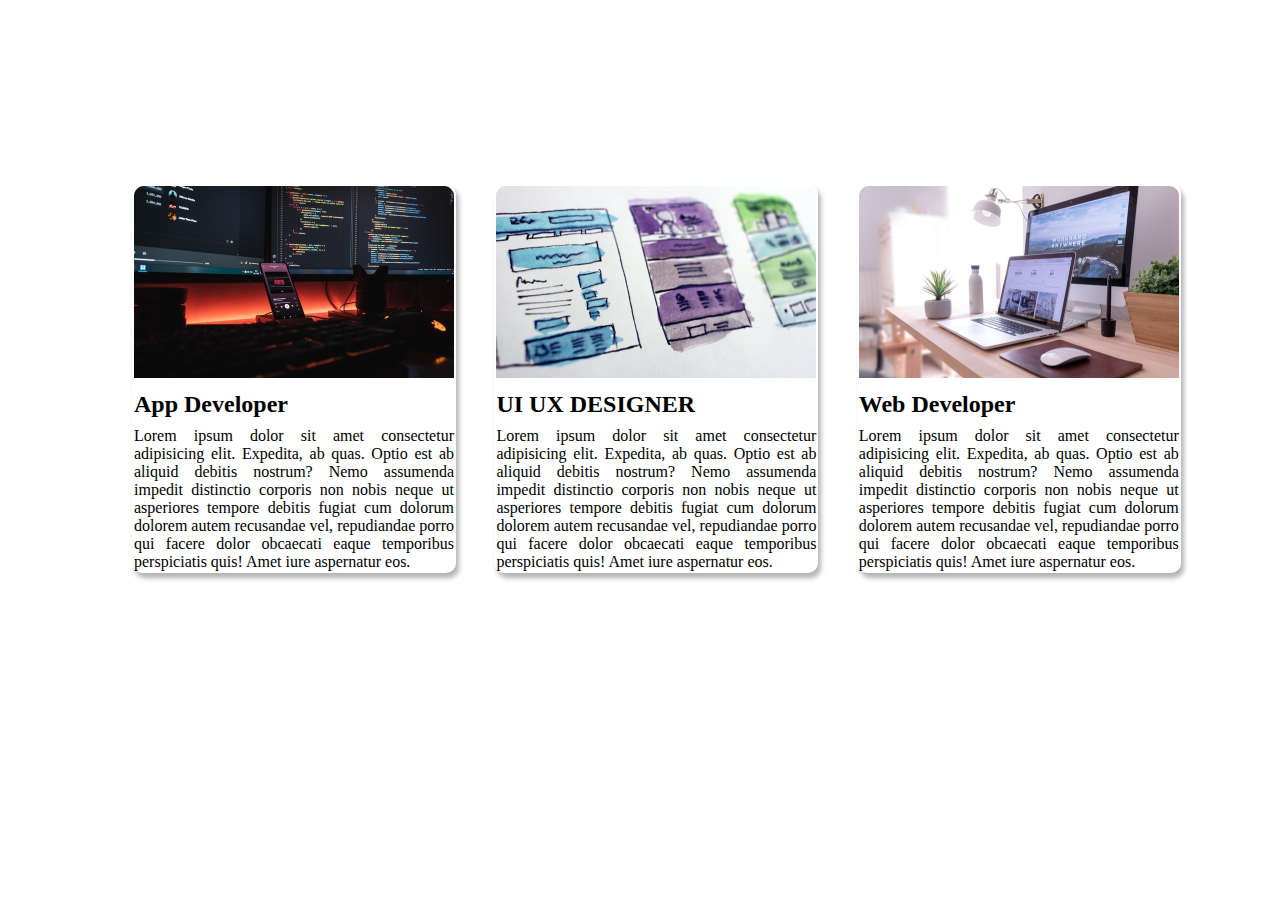
<file: Practise 5 using grid making cards/index.html>
<!DOCTYPE html>
<html lang="en">

<head>
    <meta charset="UTF-8">
    <meta name="viewport" content="width=device-width, initial-scale=1.0">
    <title>Making card | HTML CSS</title>
    <link rel="stylesheet" href="style.css">
</head>

<body>
    <section class="container">
        <div class="card_container">
            <div class="card card1">
                <div class="cardimg">
                    <img src="images/mobile.png" alt="App developer">
                </div>
                <div class="cardcontent">
                    <h2>App Developer</h2>
                    <p>Lorem ipsum dolor sit amet consectetur adipisicing elit. Expedita, ab quas. Optio est ab aliquid debitis nostrum? Nemo assumenda impedit distinctio corporis non nobis neque ut asperiores tempore debitis fugiat cum dolorum dolorem autem recusandae vel, repudiandae porro qui facere dolor obcaecati eaque temporibus perspiciatis quis! Amet iure aspernatur eos.</p>
                </div>
            </div>
            <div class="card card2">
                <div class="cardimg">
                    <img src="images/uiux.png" alt="UI UX DESIGNER">
                </div>
                <div class="cardcontent">
                    <h2>UI UX DESIGNER</h2>
                    <p>Lorem ipsum dolor sit amet consectetur adipisicing elit. Expedita, ab quas. Optio est ab aliquid debitis nostrum? Nemo assumenda impedit distinctio corporis non nobis neque ut asperiores tempore debitis fugiat cum dolorum dolorem autem recusandae vel, repudiandae porro qui facere dolor obcaecati eaque temporibus perspiciatis quis! Amet iure aspernatur eos.</p>
                </div>
            </div>
            <div class="card card3">
                <div class="cardimg">
                    <img src="images/web.png" alt="Web Developer">
                </div>
                <div class="cardcontent">
                    <h2>Web Developer</h2>
                    <p>Lorem ipsum dolor sit amet consectetur adipisicing elit. Expedita, ab quas. Optio est ab aliquid debitis nostrum? Nemo assumenda impedit distinctio corporis non nobis neque ut asperiores tempore debitis fugiat cum dolorum dolorem autem recusandae vel, repudiandae porro qui facere dolor obcaecati eaque temporibus perspiciatis quis! Amet iure aspernatur eos.</p>
                </div>
            </div>
        </div>
    </section>
</body>

</html>
</file>
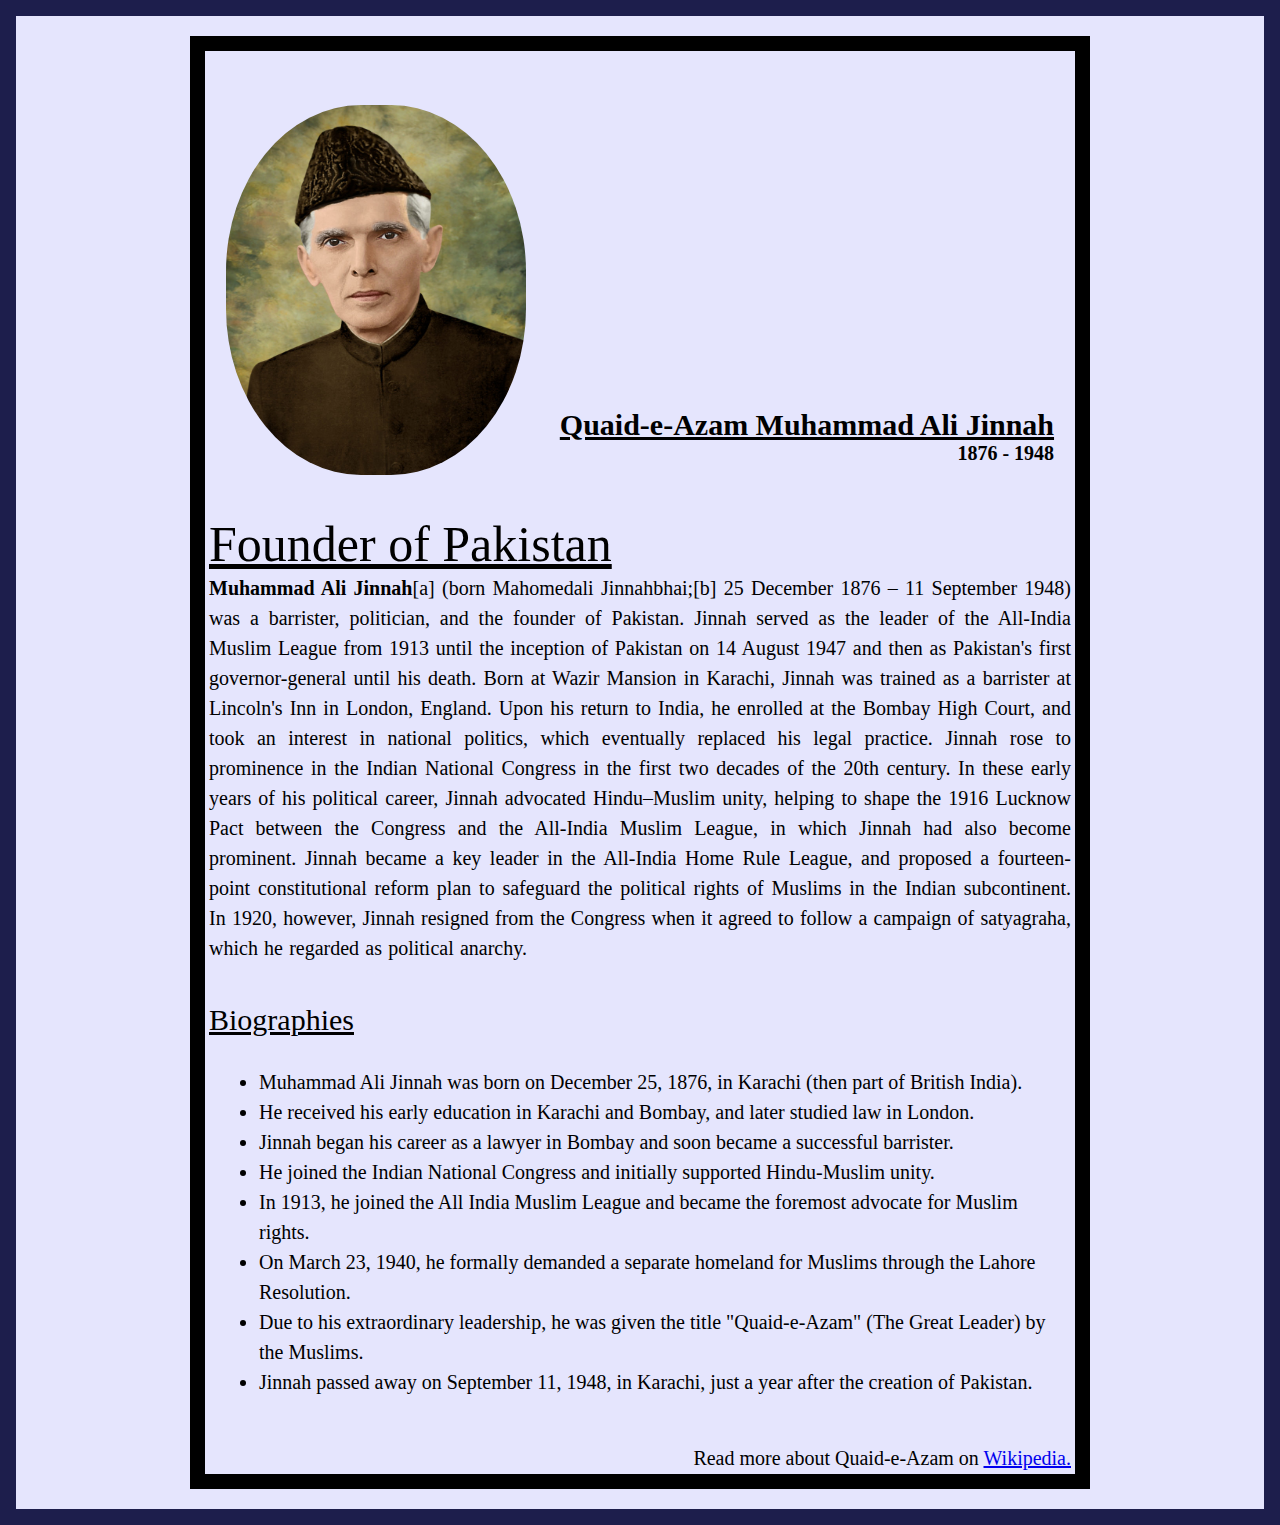
<file: project 1 tribute M.Ali jinnah using flex/index.html>
<!DOCTYPE html>
<html lang="en">

<head>
    <meta charset="UTF-8">
    <meta name="viewport" content="width=device-width, initial-scale=1.0">
    <title>The Tribute website | Quaid-e-Azam</title>
    <link rel="stylesheet" href="style.css">
</head>

<body>
    <div class="container">
        <div class="content">
            <section class="top_section">
                <div class="image">
                    <img src="./images/1.jpg" alt="Quaid-e-Azam">
                </div>
                <div class="top_heading">
                    <h1><u>Quaid-e-Azam Muhammad Ali Jinnah</u></h1>
                    <h4>1876 - 1948</h4>
                </div>
            </section>
            <section class="second_section">
                <h2><u>Founder of Pakistan</u></h2>
                <p><b>Muhammad Ali Jinnah</b>[a] (born Mahomedali Jinnahbhai;[b] 25 December 1876 – 11 September 1948) was a barrister, politician, and the founder of Pakistan. Jinnah served as the leader of the All-India Muslim League from 1913 until the inception of Pakistan on 14 August 1947 and then as Pakistan's first governor-general until his death.

                    Born at Wazir Mansion in Karachi, Jinnah was trained as a barrister at Lincoln's Inn in London, England. Upon his return to India, he enrolled at the Bombay High Court, and took an interest in national politics, which eventually replaced his legal practice. Jinnah rose to prominence in the Indian National Congress in the first two decades of the 20th century. In these early years of his political career, Jinnah advocated Hindu–Muslim unity, helping to shape the 1916 Lucknow Pact between the Congress and the All-India Muslim League, in which Jinnah had also become prominent. Jinnah became a key leader in the All-India Home Rule League, and proposed a fourteen-point constitutional reform plan to safeguard the political rights of Muslims in the Indian subcontinent. In 1920, however, Jinnah resigned from the Congress when it agreed to follow a campaign of satyagraha, which he regarded as political anarchy.</p>
            </section>
            <section class="bottom_section">
                <h2><u>Biographies</u></h2>
                <ul>
                    <li>Muhammad Ali Jinnah was born on December 25, 1876, in Karachi (then part of British India).</li>
                    <li>He received his early education in Karachi and Bombay, and later studied law in London.</li>
                    <li> Jinnah began his career as a lawyer in Bombay and soon became a successful barrister.
                    </li>
                    <li>
                        He joined the Indian National Congress and initially supported Hindu-Muslim unity.
                    </li>
                    <li>
                        In 1913, he joined the All India Muslim League and became the foremost advocate for Muslim rights.
                    </li>
                    <li>On March 23, 1940, he formally demanded a separate homeland for Muslims through the Lahore Resolution.</li>
                    <li>
                        Due to his extraordinary leadership, he was given the title "Quaid-e-Azam" (The Great Leader) by the Muslims.
                    </li>
                    <li> Jinnah passed away on September 11, 1948, in Karachi, just a year after the creation of Pakistan.</li>
                </ul>
            </section>
            <footer>
                <div><p>Read more about Quaid-e-Azam on <a href="https://en.wikipedia.org/wiki/Muhammad_Ali_Jinnah" target="_blank">Wikipedia.</a></p></div>
            </footer>
        </div>
    </div>
</body>

</html>
</file>
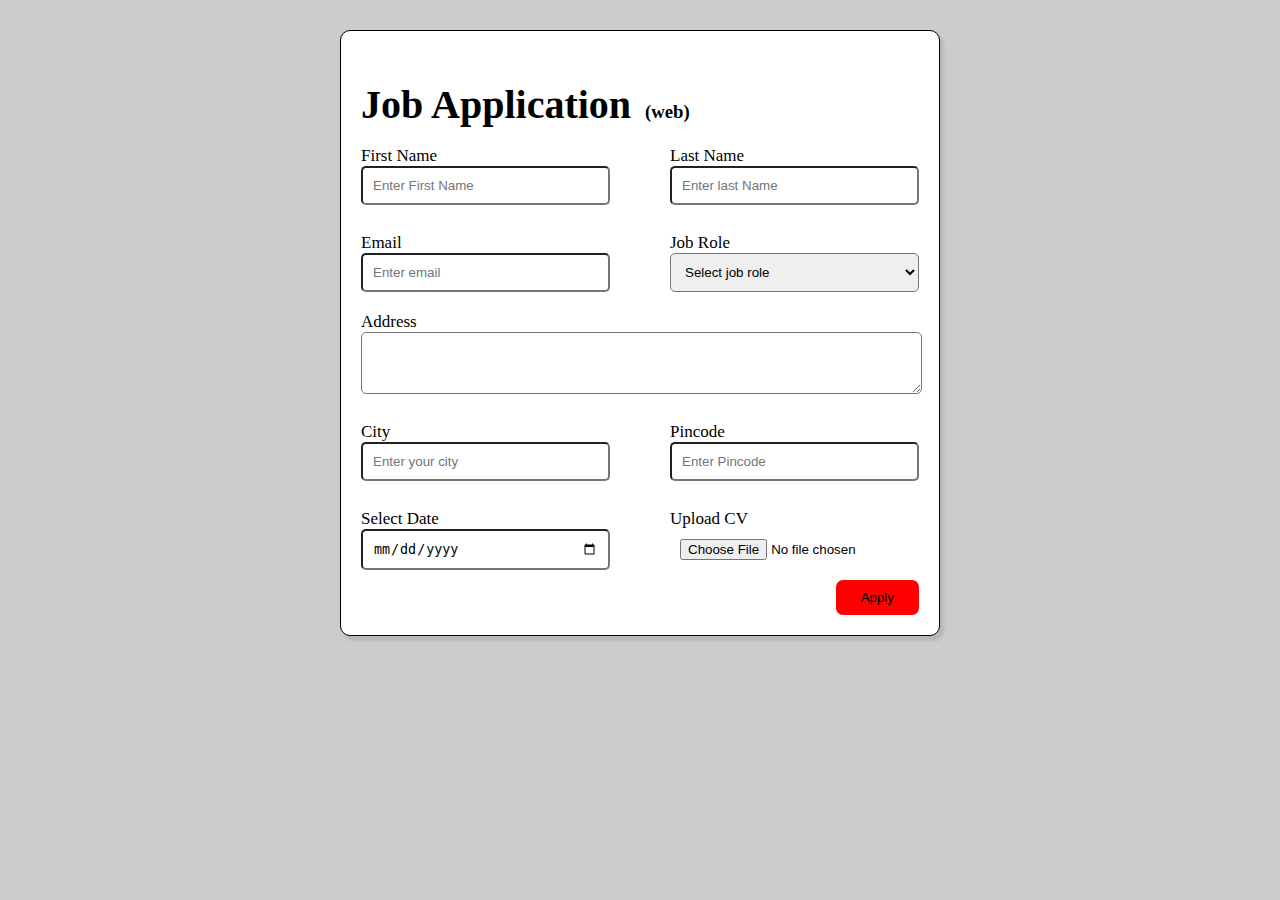
<file: project 2 job submit form using grid/index.html>
<!DOCTYPE html>
<html lang="en">
<head>
    <meta charset="UTF-8">
    <meta name="viewport" content="width=device-width, initial-scale=1.0">
    <title>Job apply form</title>
    <link rel="stylesheet" href="style.css">
</head>
<body>
    <div class="container">
        <div class="applybox">
            <h1 class="heading">Job Application </h1>
            <h3>(web)</h3>
            <form action="">
                <div class="formcontainer">
                    <div class="formcontrol">
                        <label for="firstname">First Name</label>
                        <input type="text" id="firstname" name="firstname" placeholder="Enter First Name">
                    </div>
                    <div class="formcontrol">
                        <label for="lastname">Last Name</label>
                        <input type="text" id="lastname" name="lastname" placeholder="Enter last Name">
                    </div>
                    <div class="formcontrol">
                        <label for="email">Email</label>
                        <input type="email" id="email" name="email" placeholder="Enter email">
                    </div>
                    <div class="formcontrol">
                        <label for="jobrole">Job Role</label>
                        <select id="jobrole" name="jobrole">
                            <option value="">Select job role</option>
                            <option value="frontend">Frontend Developer</option>
                            <option value="backend">Backend Developer</option>
                            <option value="fullstack">Fullstack Developer</option>
                            <option value="uiux">UI UX Developer</option>
                        </select>
                    </div>
                    <div class="textarea_control">
                        <label for="address">Address</label>
                        <textarea name="address" id="address" row="5" cols="50"></textarea>
                    </div>
                    <div class="formcontrol">
                        <label for="city">City</label>
                        <input type="text" id="city" placeholder="Enter your city">
                    </div>
                    <div class="formcontrol">
                        <label for="pincode">Pincode</label>
                        <input type="number" id="pincode" placeholder="Enter Pincode">
                    </div>
                    <div class="formcontrol">
                        <label for="date">Select Date</label>
                        <input type="date" id="date" name="date">
                    </div>
                    <div class="formcontrol">
                        <label for="file">Upload CV</label>
                        <input type="file" id="file">
                    </div>
                </div>
                <div class="buttondiv">
                <button type="submit" id="submit" name="submit" class="applybutton">Apply</button>
                </div>
            </form>
        </div>
    </div>
</body>
</html>
</file>
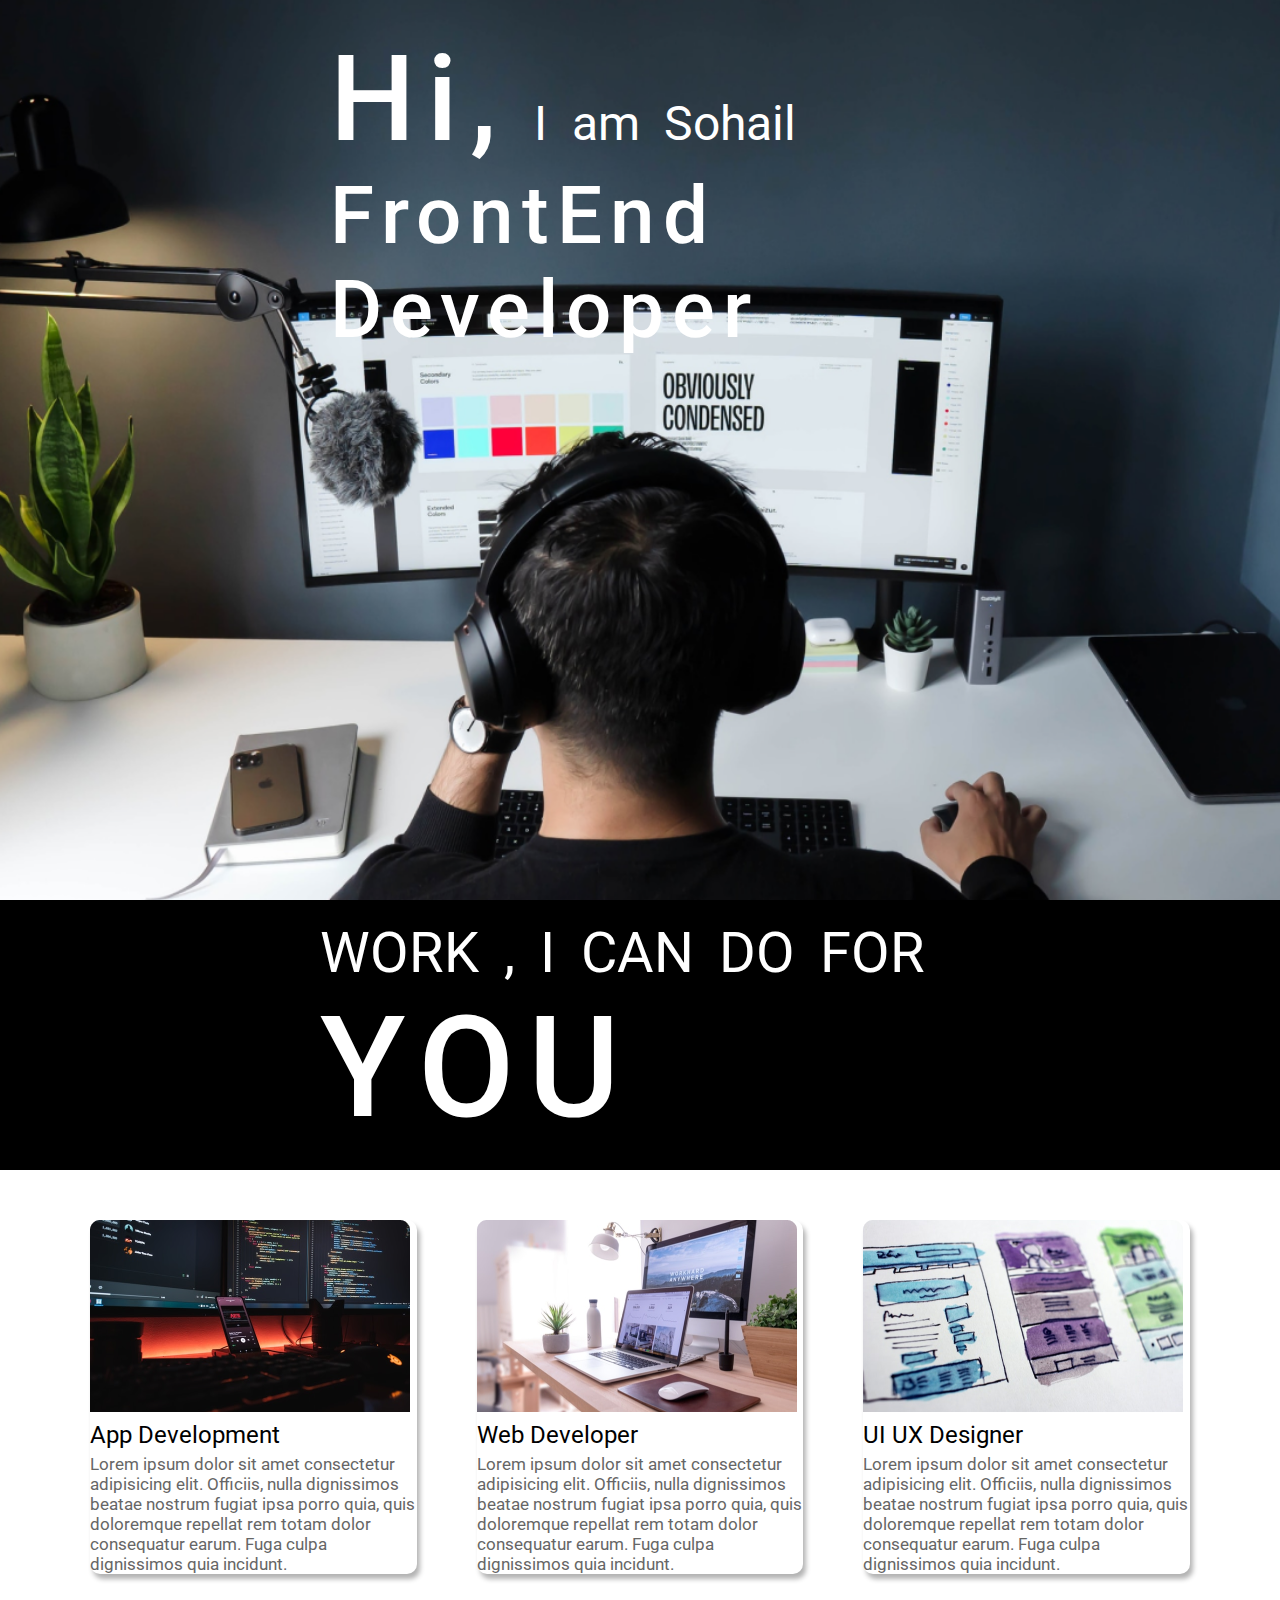
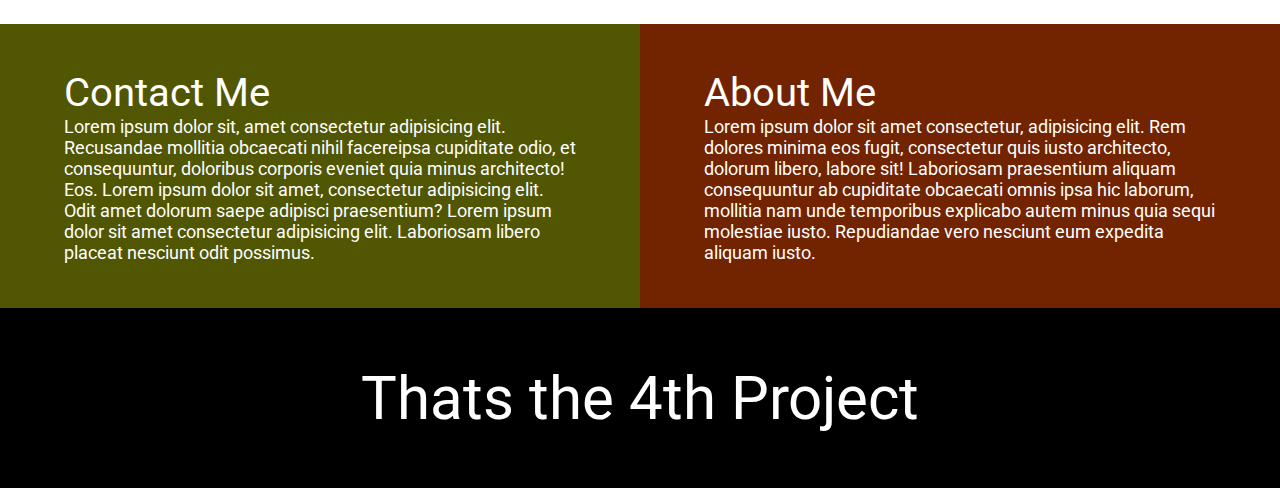
<file: project 4 making one page website/index.html>
<!DOCTYPE html>
<html lang="en">

<head>
    <meta charset="UTF-8">
    <meta name="viewport" content="width=device-width, initial-scale=1.0">
    <title>Document</title>
    <link rel="stylesheet" href="style.css">
</head>

<body>
    <section class="hero_section">
        <div class="hero_div">
            <div>
                <h2><span class="heroh">Hi,</span> I am Sohail</h2>
                <h1 class="heroh">FrontEnd Developer</h1>
            </div>
        </div>
    </section>
    <section class="black_box">
        <div class="black_div">
            <div class="black">
                <h2>WORK , I CAN DO FOR <span class="heroh">YOU</span></h2>
            </div>
        </div>
    </section>
    <section class="card_section">
        <div class="flex_div">
            <div class="card1 card">
                <div class="card1img"><img src="images/mobile.png" alt="App Development"></div>
                <div class="card1content">
                    <h2>App Development</h2>
                    <p>Lorem ipsum dolor sit amet consectetur adipisicing elit. Officiis, nulla dignissimos beatae
                        nostrum fugiat ipsa porro quia, quis doloremque repellat rem totam dolor consequatur earum. Fuga
                        culpa dignissimos quia incidunt.</p>
                </div>
            </div>
            <div class="card2 card">
                <div class="card2img"><img src="images/web.png" alt="Web Developer"></div>
                <div class="card2content">
                    <h2>Web Developer</h2>
                    <p>Lorem ipsum dolor sit amet consectetur adipisicing elit. Officiis, nulla dignissimos beatae
                        nostrum fugiat ipsa porro quia, quis doloremque repellat rem totam dolor consequatur earum. Fuga
                        culpa dignissimos quia incidunt.</p>
                </div>
            </div>
            <div class="card3 card">
                <div class="card3img"><img src="images/uiux.png" alt="UI UX Designer"></div>
                <div class="card3content">
                    <h2>UI UX Designer</h2>
                    <p>Lorem ipsum dolor sit amet consectetur adipisicing elit. Officiis, nulla dignissimos beatae
                        nostrum fugiat ipsa porro quia, quis doloremque repellat rem totam dolor consequatur earum. Fuga
                        culpa dignissimos quia incidunt.</p>
                </div>
            </div>
        </div>
    </section>
    <section class="bottom">
        <div class="contact_div">
            <div class="contact">
                <h2>
                    Contact Me
                </h2>
                <p>Lorem ipsum dolor sit, amet consectetur adipisicing elit. Recusandae mollitia obcaecati nihil facereipsa
                    cupiditate odio, et consequuntur, doloribus corporis eveniet quia minus architecto! Eos. Lorem ipsum dolor sit amet, consectetur adipisicing elit. Odit amet dolorum saepe adipisci praesentium? Lorem ipsum dolor sit amet consectetur adipisicing elit. Laboriosam libero placeat nesciunt odit possimus.</p>
            </div>
        </div>
        <div class="about_div">
            <div class="about">
                <h2>
                    About Me
                </h2>
                <p>
                    Lorem ipsum dolor sit amet consectetur, adipisicing elit. Rem dolores minima eos fugit, consectetur
                    quis iusto architecto, dolorum libero, labore sit! Laboriosam praesentium aliquam consequuntur ab
                    cupiditate obcaecati omnis ipsa hic laborum, mollitia nam unde temporibus explicabo autem minus quia
                    sequi molestiae iusto. Repudiandae vero nesciunt eum expedita aliquam iusto.
                </p>
            </div>
        </div>
    </section>
    <section class="footer">
        <div class="footer_div">
            <h2>Thats the 4th Project</h2>
        </div>
    </section>
</body>

</html>
</file>
<file: Practise 5 using grid making cards/style.css>
*{
    margin: 0;
    padding: 0;
    box-sizing: border-box;
}

.container{
    max-width: 80vw;
    margin: 0 auto;
    min-height: 60vh;
}

.card_container{
    display: grid;
    grid-template-columns: auto auto auto;
    column-gap: 3vw;
    margin: 20vh 0vh 0vh 0vh;
    padding: 4px;

}

.card{
    
    border-radius: 10px;
    text-align: justify;
    padding: 2px;
    transition: 3s ease-in-out;
    box-shadow: 3px 5px 5px rgba(1, 1, 1, 0.3);
    font-size: auto;
    
    
}


.card:hover{
    transition: 3s ease-in-out;
}

.cardcontent h2{
    margin:1vh 0vw 1vh 0vw;
}
</file>
<file: project 1 tribute M.Ali jinnah using flex/style.css>
*{
    margin:0;
    padding: 0;
    box-sizing: border-box;
}

.container{
    background: #E5E5FD;
    border: 16px solid #1D1E4C;
    min-height: 100vh;
}
.content{
    max-width: 900px;
    margin: 0 auto;
    border: 15px solid black;
    margin: 20px auto;
    padding: 4px;
}
.top_section{
    display: flex;
    justify-content: space-around;
    align-items: flex-end;
    margin-top: 50px;
}
.image,img{
    width: 300px;
    height: 370px;
    border-radius: 45%;
}
.top_heading h4{
    text-align: end;
    font-size: 20px;
    margin-bottom: 10px;
}
.top_heading h1{
    font-size: 30px;
    font-weight: bold;
}
.second_section{
    margin: 40px auto;
}

.second_section h2{
    font-size: 50px;
    font-weight: 300;
}

.second_section p{
    font-size: 20px;
    line-height: 30px;
    word-spacing: 1.2px;
    text-align: justify;

}
.bottom_section h2{
    margin: 30px auto;
    font-size: 30px;
    font-weight: 300;
}
.bottom_section ul{
    margin-left: 50px;
}
.bottom_section li{
    line-height: 30px;
    font-size: 20px;
    color: black;
}
footer{
    margin-top: 50px;
    text-align: end;
    font-size: 20px;
}
</file>
<file: project 2 job submit form using grid/style.css>
*{
    margin: 0;
    padding: 0;
    box-sizing: border-box;
}
body{
    background-color: #ccc;
}
.container{
    max-width: 900px;
    margin: 30px auto;
}
.applybox{
    width: 600px;
    background-color: white;
    border: 1px solid black;
    margin:10px auto;
    box-shadow: 4px 5px 3px rgba(1, 1, 1, 0.1);
}
.applybox h1{
    display: inline-block;
    margin-left: 20px;
    margin-top: 50px;
    margin-bottom: 10px;
    font-size: 40px;
    font-family: 'Times New Roman', Times, serif;
}
.applybox h3{
    display: inline-block;
    margin-left: 10px;
}
.container .applybox{
    border-radius: 10px;
}
.formcontainer{
    display: grid;
    grid-template-columns: repeat(auto-fit, minmax(200px, 1fr));
    gap: 20px;
}
.formcontrol{
    margin-left: 20px;
    margin-top: 8px;
    display: flex;
    flex-direction: column;
    margin-right: 20px;
}
.formcontrol input{
    padding: 10px;
    border-radius: 5px;

}
.applybutton{
    justify-content: flex-end;
    margin-right: 20px;
    margin-bottom: 20px;
    margin-top: 10px;
    padding: 10px 25px;
    background: red;
    border: transparent;
    border-radius: 7px;
}
.textarea {
    padding: 10px;
}
.buttondiv{
    display: flex;
    justify-content: flex-end;

}
#jobrole{
    padding: 10px;
    border-radius: 5px;
}
.textarea_control{
    grid-column: 1/span 2;
    flex-direction: column;
    display: flex;
    margin-left: 20px;
    
}
.textarea_control textarea{
    width: 97%;
    padding: 15px 10px;
    border-radius: 5px;
}
label{
    font-size: 17px;
}
button:hover{
    transition: 0.3s ease-in;
    background: #8f8e8e;
    border: black;
    color: white;
    cursor: pointer;

}
button{
    transition: 0.3s ease-out;
    
}
input:focus{
    border: red;
    
}
</file>
<file: project 4 making one page website/style.css>
@import url('https://fonts.googleapis.com/css2?family=Roboto:ital,wght@0,100..900;1,100..900&display=swap');
*{
    margin: 0;
    padding: 0;
    box-sizing: border-box;
    font-weight: 400;
}

html , body{
    font-family: "Roboto", sans-serif;
}

.hero_section{
    background-image: url(images/developer.png);
    min-height: 100vh;
    background-repeat: no-repeat;
    background-size: cover;
    background-position: center;
}

.hero_div{
    max-width: 50vw;
    margin: 0 auto;
    padding: 0.9em 10px;
    font-size:2em ;
    color: white;
    word-spacing: 0.4em;
}

.heroh{
    font-size: 2.5em;
    font-weight: 500;
    letter-spacing: 0.1em;
}

.black_box{
    background-color: black;
    color: White;
    max-width: 100vw;

}

.black_div{
    max-width: 50vw;
    margin: 0 auto; 
    min-height: 30vh;
    display: flex;
    align-items: center;
}

.black h2{
    font-size: 3.5em;
    word-spacing: 0.2em;

}

.card_section{
  display: grid;
  gap: 20px;
  grid-template-columns: repeat(auto-fit, minmax(320px, 1fr));
  max-width: 1100px;
  margin: 50px auto;
}

.flex_div{
    display: flex;
    gap: 60px;
}

.card{
    box-shadow: 3px 5px 5px rgba(1, 1, 1, 0.3);
    border-radius: 10px;
    transition: 0.5s ease-in-out;
}

.card:hover{
    transform: scale(1.04);
    box-shadow: 3px 5px 5px rgba(1, 1, 1, 0.3);
    transition: 0.5s ease-in-out;

}

.card1content h2 ,.card2content h2 ,.card3content h2{
    padding: 5px 0px 5px 0px;
}

.card1content p ,.card2content p ,.card3content p{
    font-size: 17px;
    color: #666;
}

.bottom{
    display: grid;
    grid-template-columns: repeat(auto-fit, minmax(320px, 1fr));
    min-height: 30vh;

    
}

.contact_div{
    background-color: #515603;
    color: white;
    padding: 5vh;
}

.about_div{
    background-color: #722300;
    padding: 5vh;
    color: white;
}

.contact ,.about{
    max-width:40vw ;
    margin: 0 auto;
    font-size: 18px;

}

.contact h2 ,.about h2{
    font-size: 40px;
}

.footer{
    background-color: black;
    color: white;
    min-height: 20vh;
    display: flex;
    align-items: center;
    justify-content: center;
    font-size: 40px;
}
</file>
